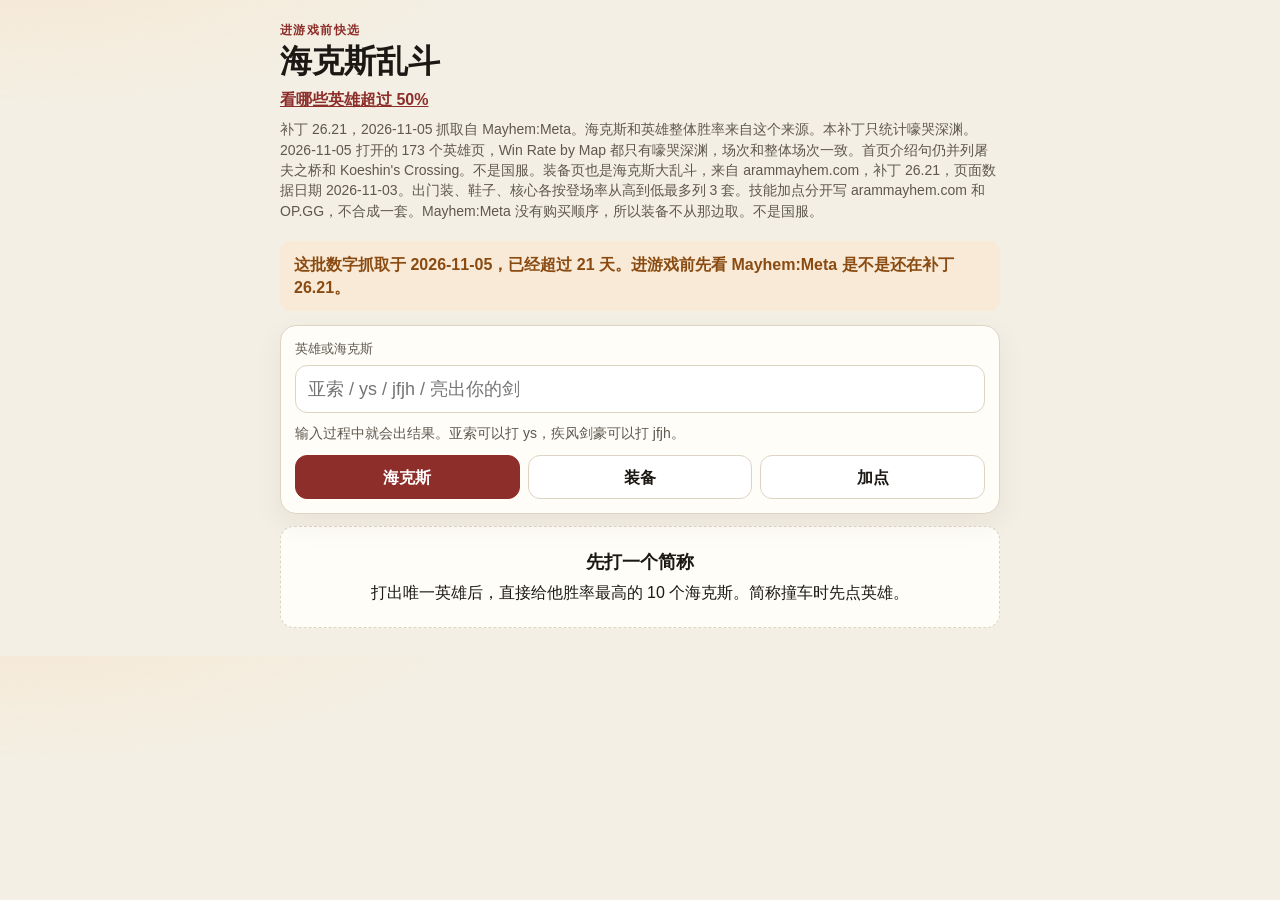
<file: hextech-aram/index.html>
<!DOCTYPE html>
<html lang="zh-CN">
<head>
  <meta charset="utf-8" />
  <meta name="viewport" content="width=device-width, initial-scale=1" />
  <title>海克斯乱斗快选</title>
  <link rel="stylesheet" href="styles.css" />
</head>
<body>
  <header class="top">
    <p class="eyebrow">进游戏前快选</p>
    <h1>海克斯乱斗</h1>
    <p class="nav"><a href="champions.html">看哪些英雄超过 50%</a></p>
    <p class="lede" id="lede">正在读取本地数据…</p>
  </header>

  <div class="banner" id="stale-banner" hidden></div>

  <section class="panel controls" aria-label="搜索">
    <label class="search">
      <span>英雄或海克斯</span>
      <input id="q" type="search" placeholder="亚索 / ys / jfjh / 亮出你的剑" autocomplete="off" enterkeyhint="search" />
    </label>
    <p class="hint" id="hint"></p>
    <div id="picks" class="picks"></div>
    <div id="tabs" class="tabs" hidden>
      <button type="button" class="tab" data-pane="hex" aria-selected="true">海克斯</button>
      <button type="button" class="tab" data-pane="items" aria-selected="false">装备</button>
      <button type="button" class="tab" data-pane="skills" aria-selected="false">加点</button>
    </div>
  </section>

  <div id="list" class="list"></div>

  <dialog id="detail">
    <button type="button" id="close" class="close" aria-label="关闭">关闭</button>
    <div id="detail-body"></div>
  </dialog>

  <noscript>需要启用 JavaScript。数据在同一目录的 data.js 里，不访问网络。</noscript>
  <script src="data.js"></script>
  <script src="pinyin.js"></script>
  <script src="champ-search.js"></script>
  <script src="builds.js"></script>
  <script src="skills.js"></script>
  <script src="item-icons.js"></script>
  <script src="app.js"></script>
</body>
</html>
</file>
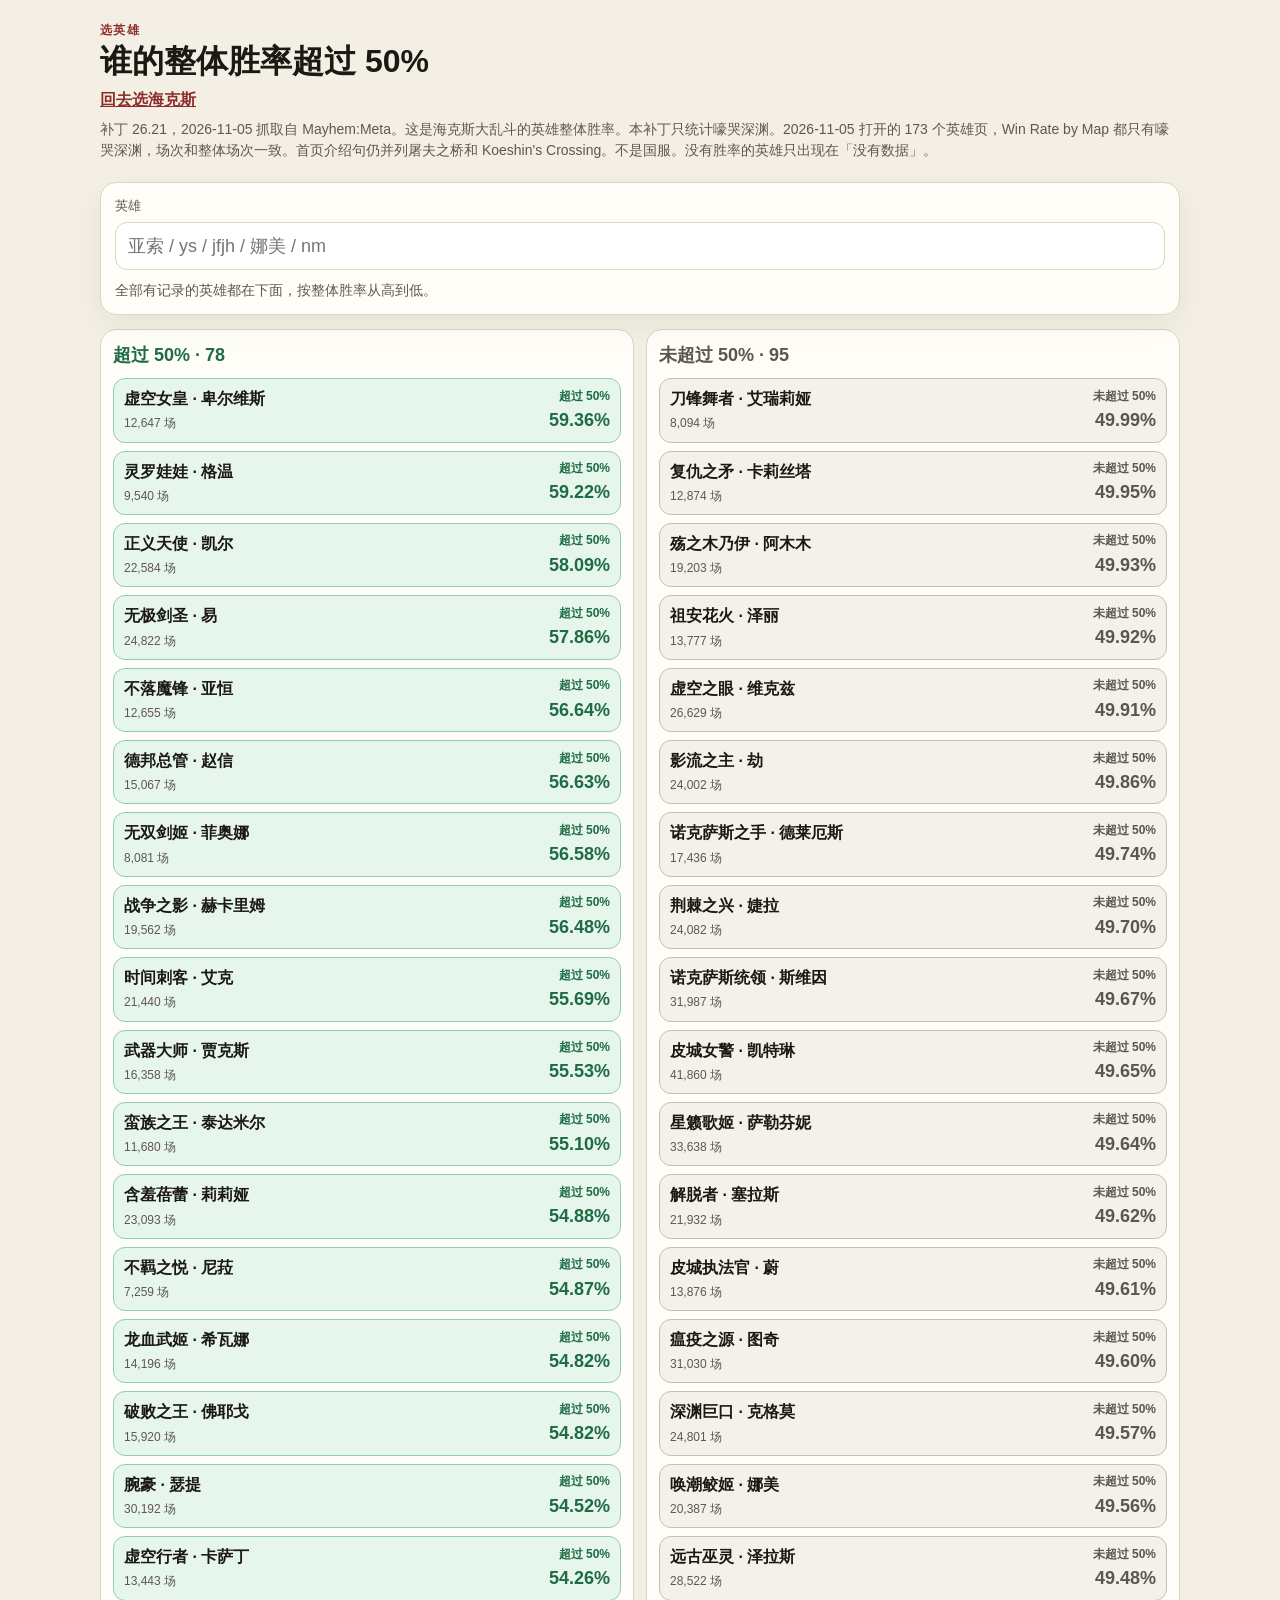
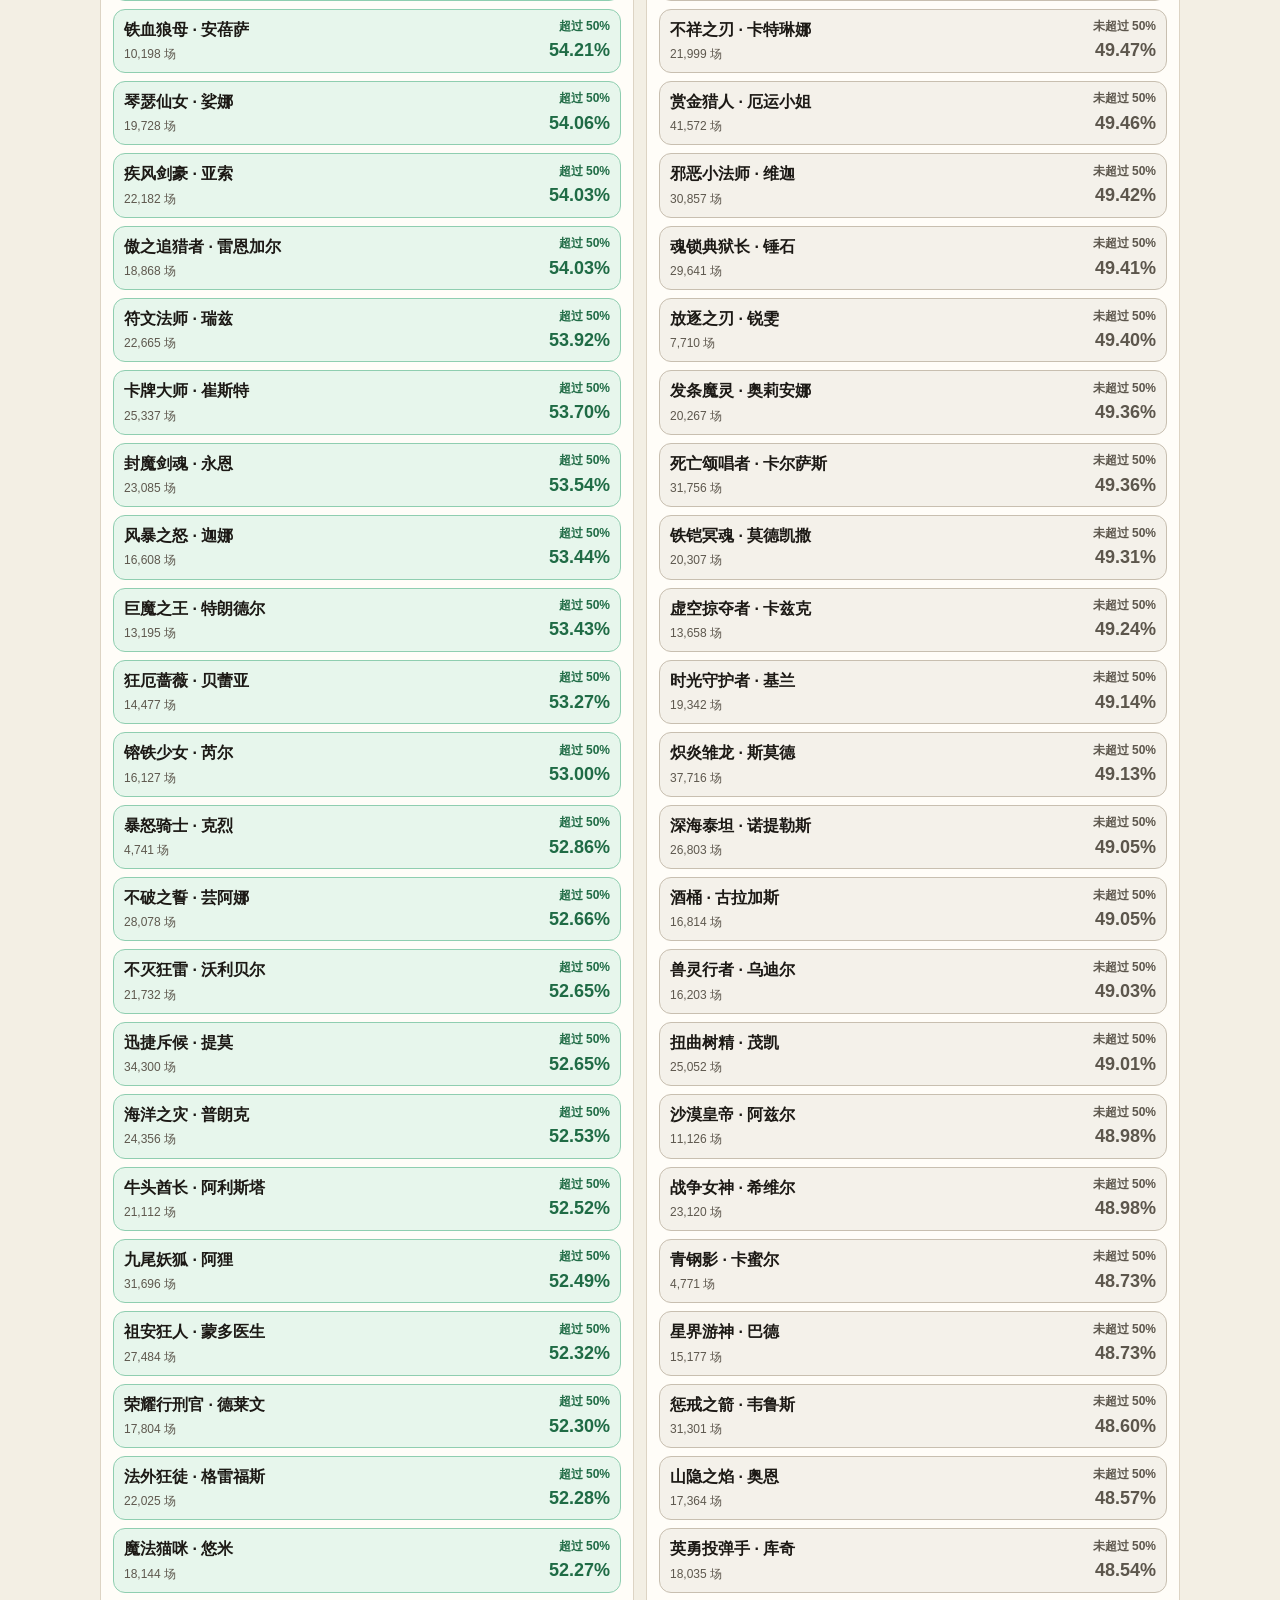
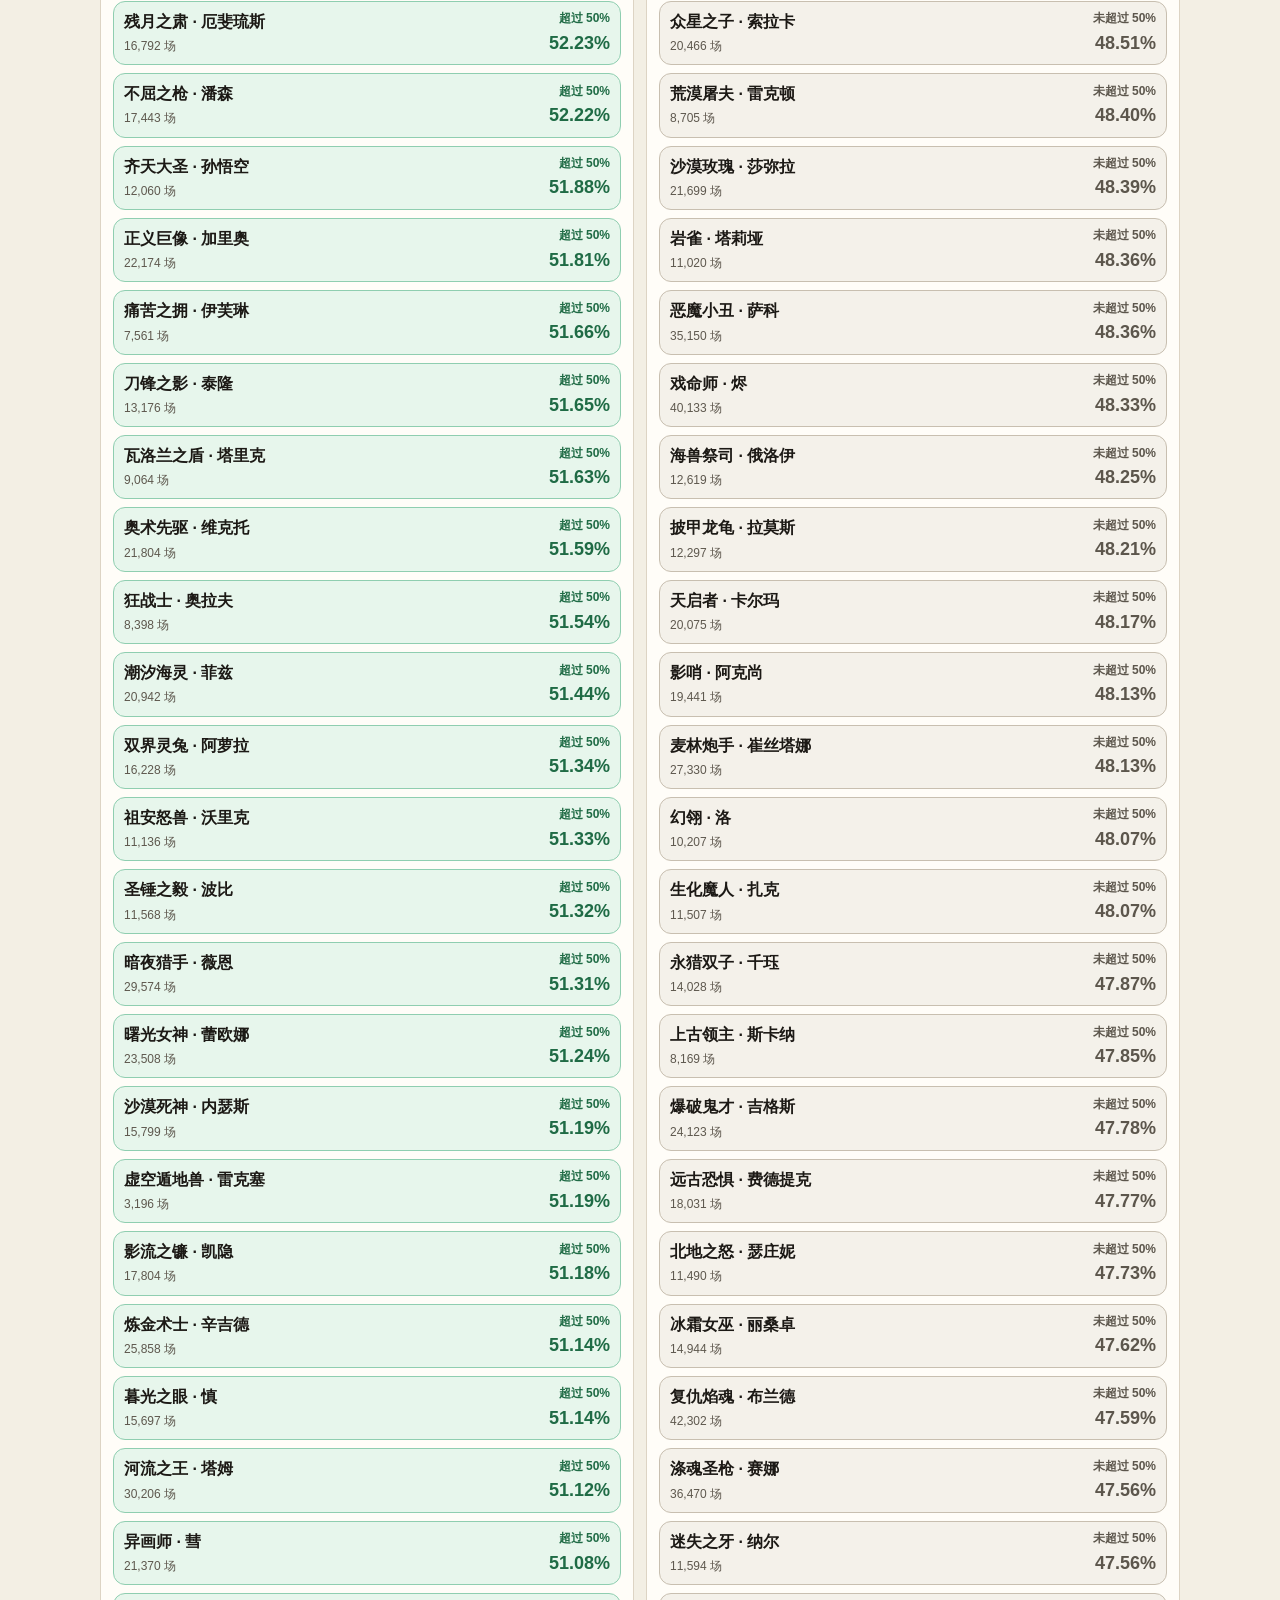
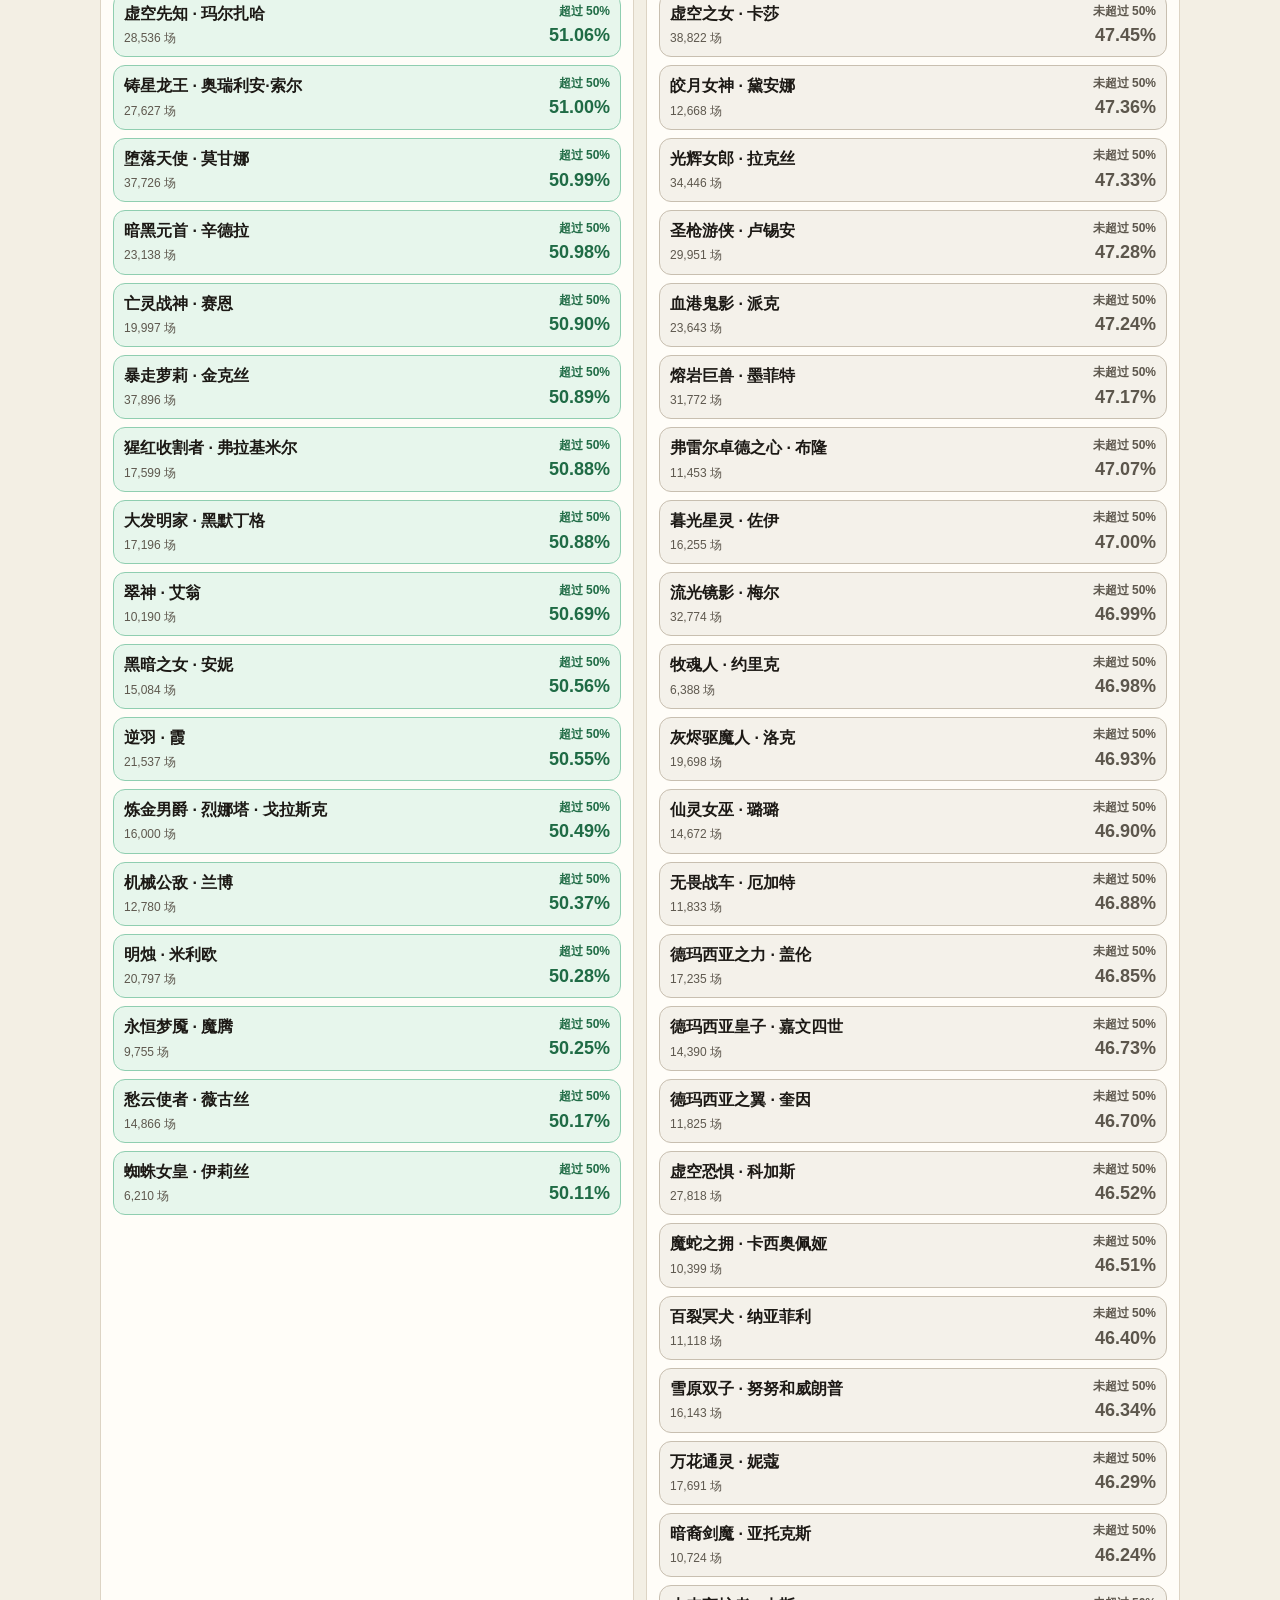
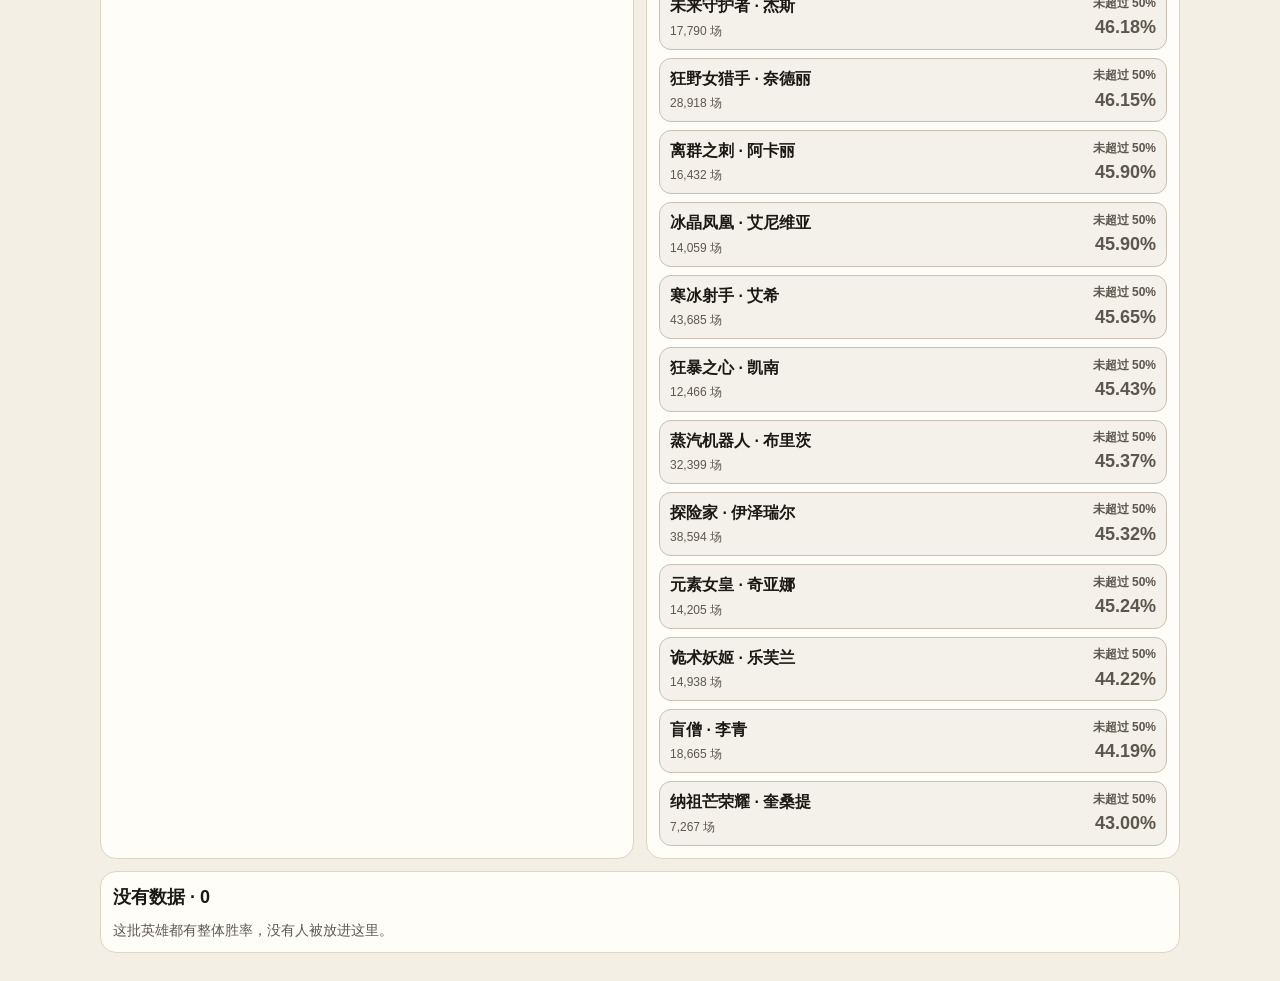
<file: hextech-aram/champions.html>
<!DOCTYPE html>
<html lang="zh-CN">
<head>
  <meta charset="utf-8" />
  <meta name="viewport" content="width=device-width, initial-scale=1" />
  <title>海克斯乱斗英雄胜率</title>
  <link rel="stylesheet" href="styles.css" />
</head>
<body class="page-champs">
  <header class="top">
    <p class="eyebrow">选英雄</p>
    <h1>谁的整体胜率超过 50%</h1>
    <p class="nav"><a href="index.html">回去选海克斯</a></p>
    <p class="lede" id="lede">正在读取本地数据…</p>
  </header>

  <section class="panel controls" aria-label="搜索英雄">
    <label class="search">
      <span>英雄</span>
      <input id="q" type="search" placeholder="亚索 / ys / jfjh / 娜美 / nm" autocomplete="off" enterkeyhint="search" />
    </label>
    <p class="hint" id="hint"></p>
  </section>

  <div class="columns">
    <section class="column over" aria-labelledby="over-title">
      <h2 id="over-title">超过 50%</h2>
      <div id="over" class="hero-list"></div>
    </section>
    <section class="column under" aria-labelledby="under-title">
      <h2 id="under-title">未超过 50%</h2>
      <div id="under" class="hero-list"></div>
    </section>
  </div>
  <section class="nodata" aria-labelledby="none-title">
    <h2 id="none-title">没有数据</h2>
    <div id="none" class="hero-list"></div>
  </section>

  <script src="data.js"></script>
  <script src="pinyin.js"></script>
  <script src="champ-search.js"></script>
  <script src="champions.js"></script>
</body>
</html>
</file>
<file: hextech-aram/styles.css>
:root {
  --bg: #f3efe4;
  --ink: #1c1915;
  --muted: #5e584e;
  --line: #ddd4c4;
  --card: #fffdf8;
  --accent: #8d2e2a;
  --accent-soft: #f6e4dc;
  --shadow: 0 10px 30px rgba(48, 36, 20, 0.06);
  font-family: "Source Han Sans SC", "Noto Sans SC", "PingFang SC", "Microsoft YaHei", sans-serif;
}

* { box-sizing: border-box; }
body {
  margin: 0;
  color: var(--ink);
  background:
    radial-gradient(900px 320px at 0 -10%, #f7e7d2, transparent 55%),
    var(--bg);
  line-height: 1.45;
}
button, input { font: inherit; color: inherit; }
button { cursor: pointer; }
h1, p { margin: 0; }

.top, .panel, .list {
  width: min(720px, calc(100% - 24px));
  margin-left: auto;
  margin-right: auto;
}
.top { padding: 22px 0 8px; }
.eyebrow {
  letter-spacing: 0.12em;
  font-size: 12px;
  color: var(--accent);
  font-weight: 700;
}
h1 { font-size: 32px; line-height: 1.15; margin-top: 4px; }
.lede { margin-top: 8px; color: var(--muted); font-size: 14px; }

.banner {
  width: min(720px, calc(100% - 24px));
  margin: 12px auto 0;
  padding: 12px 14px;
  border-radius: 12px;
  background: #f8ead6;
  color: #8a4b12;
  font-weight: 650;
}

.panel {
  margin-top: 14px;
  background: var(--card);
  border: 1px solid var(--line);
  border-radius: 16px;
  box-shadow: var(--shadow);
  padding: 14px;
}
.controls { position: sticky; top: 8px; z-index: 2; }
.search { display: flex; flex-direction: column; gap: 6px; font-size: 13px; color: var(--muted); }
.search input {
  width: 100%;
  min-height: 48px;
  border-radius: 12px;
  border: 1px solid var(--line);
  background: #fff;
  padding: 8px 12px;
  font-size: 18px;
}
.hint { margin-top: 10px; color: var(--muted); font-size: 14px; }
.picks { display: grid; gap: 8px; margin-top: 10px; }
.picks:empty { display: none; }
.pick {
  display: flex;
  justify-content: space-between;
  align-items: center;
  gap: 12px;
  min-height: 48px;
  text-align: left;
  background: #fff;
  border: 1px solid var(--line);
  border-radius: 12px;
  padding: 8px 12px;
}
.nav { margin-top: 8px; }
.nav a { color: var(--accent); font-weight: 700; }
.pick.over, .champ-line.over { background: #e7f6ec; border-color: #8fceb0; }
.pick.under, .champ-line.under { background: #f4f1ea; border-color: #c8bfb0; }
.pick.none, .champ-line.none { background: #f3eef8; border-color: #d5cbe3; }
.band {
  display: flex;
  flex-direction: column;
  align-items: flex-end;
  gap: 2px;
  font-size: 12px;
  font-weight: 700;
  white-space: nowrap;
}
.pick.over .band, .champ-line.over .band { color: #1f6b45; }
.pick.under .band, .champ-line.under .band { color: #5c564c; }
.pick.none .band, .champ-line.none .band { color: #5c4a78; }
.band strong { font-size: 18px; font-variant-numeric: tabular-nums; }
.champ-line {
  display: flex;
  justify-content: space-between;
  align-items: center;
  gap: 12px;
  min-height: 48px;
  border: 1px solid var(--line);
  border-radius: 12px;
  padding: 8px 12px;
  margin-top: 8px;
}

.page-champs .top, .page-champs .panel, .page-champs .columns, .page-champs .nodata {
  width: min(1080px, calc(100% - 24px));
}
.columns {
  width: min(720px, calc(100% - 24px));
  margin: 14px auto 0;
  display: grid;
  grid-template-columns: 1fr 1fr;
  gap: 12px;
}
.column, .nodata {
  background: var(--card);
  border: 1px solid var(--line);
  border-radius: 16px;
  padding: 12px;
}
.column h2, .nodata h2 { font-size: 18px; margin: 0 0 10px; }
.column.over h2 { color: #1f6b45; }
.column.under h2 { color: #5c564c; }
.hero-list { display: grid; gap: 8px; }
.hero {
  display: flex;
  justify-content: space-between;
  align-items: center;
  gap: 10px;
  border-radius: 12px;
  padding: 8px 10px;
  border: 1px solid var(--line);
}
.hero.over { background: #e7f6ec; border-color: #8fceb0; }
.hero.under { background: #f4f1ea; border-color: #c8bfb0; }
.hero.none { background: #f3eef8; border-color: #d5cbe3; }
.hero.over .band { color: #1f6b45; }
.hero.under .band { color: #5c564c; }
.hero.none .band { color: #5c4a78; }
.hero b { display: block; }
.hero .sub { color: var(--muted); font-size: 12px; }
.nodata { margin: 12px auto 28px; }
.empty-note { color: var(--muted); font-size: 14px; }

@media (max-width: 800px) {
  .columns { grid-template-columns: 1fr; }
}
.pick:hover, .pick:focus-visible, .card:hover, .card:focus-visible {
  border-color: #c9a48f;
  outline: none;
}
.pick b { font-size: 16px; }
.pick span { color: var(--muted); font-variant-numeric: tabular-nums; }

.list { display: grid; gap: 8px; margin-top: 12px; padding-bottom: 28px; }
.card {
  display: grid;
  grid-template-columns: 36px 1fr auto;
  gap: 4px 10px;
  width: 100%;
  text-align: left;
  background: var(--card);
  border: 1px solid var(--line);
  border-radius: 14px;
  padding: 12px;
  box-shadow: var(--shadow);
}
.rank {
  grid-row: span 2;
  align-self: center;
  width: 32px;
  height: 32px;
  border-radius: 10px;
  display: grid;
  place-items: center;
  font-weight: 750;
  background: var(--accent-soft);
  color: var(--accent);
}
.who { font-weight: 700; font-size: 16px; }
.hex { color: var(--muted); font-size: 13px; }
.sample-tag { color: #8a4b12; font-weight: 750; }
.delta { display: block; margin-top: 2px; color: #3d5c45; font-size: 12px; font-variant-numeric: tabular-nums; }
.filters { display: grid; gap: 8px; margin-bottom: 8px; }
.filter-row { display: flex; flex-wrap: wrap; gap: 6px; }
.chip {
  min-height: 36px;
  border-radius: 999px;
  border: 1px solid var(--line);
  background: #fff;
  padding: 4px 12px;
  font-weight: 700;
}
.chip.on { background: var(--accent); color: #fff; border-color: var(--accent); }
.filter-note { margin: 0; color: var(--muted); font-size: 12px; }
.win { font-size: 22px; font-variant-numeric: tabular-nums; font-weight: 750; }
.games { grid-column: 3; color: var(--muted); font-size: 12px; text-align: right; }
.empty-state {
  background: var(--card);
  border: 1px dashed var(--line);
  border-radius: 14px;
  padding: 22px 16px;
  text-align: center;
}
.empty-state strong { display: block; font-size: 18px; margin-bottom: 6px; }

dialog {
  width: min(640px, calc(100% - 24px));
  border: none;
  border-radius: 16px;
  padding: 18px 18px 20px;
  box-shadow: 0 24px 80px rgba(28, 25, 21, 0.28);
}
dialog::backdrop { background: rgba(28, 25, 21, 0.46); }
.close {
  float: right;
  min-height: 40px;
  border-radius: 10px;
  border: 1px solid var(--line);
  background: #fff;
  padding: 6px 12px;
}
.detail h3 { font-size: 22px; line-height: 1.3; margin: 0 48px 4px 0; }
.detail .sub { color: var(--muted); margin-bottom: 12px; }
.stats { display: grid; grid-template-columns: repeat(2, minmax(0, 1fr)); gap: 8px; }
.stat { background: #faf7f1; border-radius: 12px; padding: 10px 12px; }
.stat span { display: block; color: var(--muted); font-size: 12px; }
.stat b { font-size: 20px; font-variant-numeric: tabular-nums; }
.note { margin-top: 12px; font-size: 14px; }
.note p + p { margin-top: 8px; }
.note a { color: var(--accent); }

.tabs { display: flex; gap: 8px; margin-top: 12px; }
.tab {
  flex: 1;
  min-height: 44px;
  border-radius: 12px;
  border: 1px solid var(--line);
  background: #fff;
  font-weight: 750;
}
.tab[aria-selected="true"] { background: var(--accent); color: #fff; border-color: var(--accent); }
.build {
  background: var(--card);
  border: 1px solid var(--line);
  border-radius: 16px;
  padding: 14px;
  box-shadow: var(--shadow);
}
.build h3 { margin: 14px 0 4px; font-size: 16px; }
.set { margin-top: 8px; padding-top: 8px; border-top: 1px solid var(--line); }
.set-no { margin: 0; font-size: 13px; font-weight: 750; color: var(--accent); }
.item-row { display: flex; flex-wrap: wrap; align-items: flex-end; gap: 8px 4px; margin-top: 8px; }
.item { display: flex; flex-direction: column; align-items: center; width: 72px; gap: 4px; }
.item img { width: 48px; height: 48px; border-radius: 8px; background: #1b2430; }
.item-name { font-size: 11px; font-weight: 650; line-height: 1.25; text-align: center; }
.item-arrow { color: var(--muted); font-weight: 750; padding: 0 2px 22px; }
.item-missing {
  justify-content: center;
  min-height: 48px;
  padding: 6px;
  border: 1px dashed #c4a27a;
  border-radius: 8px;
  background: #f8ead6;
}
.item-missing b { font-size: 12px; text-align: center; }
.miss { color: #8a4b12; font-size: 11px; font-weight: 750; }
.starter { margin: 4px 0 0; font-size: 16px; font-weight: 750; }
.build-warn {
  margin: 0;
  padding: 10px 12px;
  border-radius: 12px;
  background: #f8ead6;
  color: #8a4b12;
  font-weight: 750;
}
.build-scope, .build-sub { color: var(--muted); font-size: 13px; margin-top: 6px; }
.slot {
  margin-top: 8px;
  padding: 10px;
  border-radius: 12px;
  background: #e7f6ec;
  border: 1px solid #8fceb0;
}
.slot-label { margin: 8px 0 0; font-size: 13px; font-weight: 750; color: #1f6b45; }
.item-line {
  display: grid;
  grid-template-columns: 1fr auto auto;
  gap: 8px;
  align-items: center;
  padding: 7px 0;
  border-bottom: 1px solid var(--line);
}
.slot .item-line { border-bottom-color: #c9e6d6; }
.step {
  display: grid;
  grid-template-columns: 72px 1fr;
  gap: 8px;
  align-items: center;
  padding: 8px 0;
  border-bottom: 1px solid var(--line);
}
.step-no { font-weight: 750; color: var(--accent); }
.step b { font-size: 16px; }
.item-line b { font-size: 15px; }
.item-line .win { font-weight: 750; font-variant-numeric: tabular-nums; }
.item-line span:last-child { color: var(--muted); font-size: 12px; font-variant-numeric: tabular-nums; }

@media (max-width: 560px) {
  .controls { position: static; }
  .stats { grid-template-columns: 1fr; }
  .win { font-size: 20px; }
  .item-line { grid-template-columns: 1fr auto; }
  .item-line span:last-child { grid-column: 1 / -1; }
}
</file>
